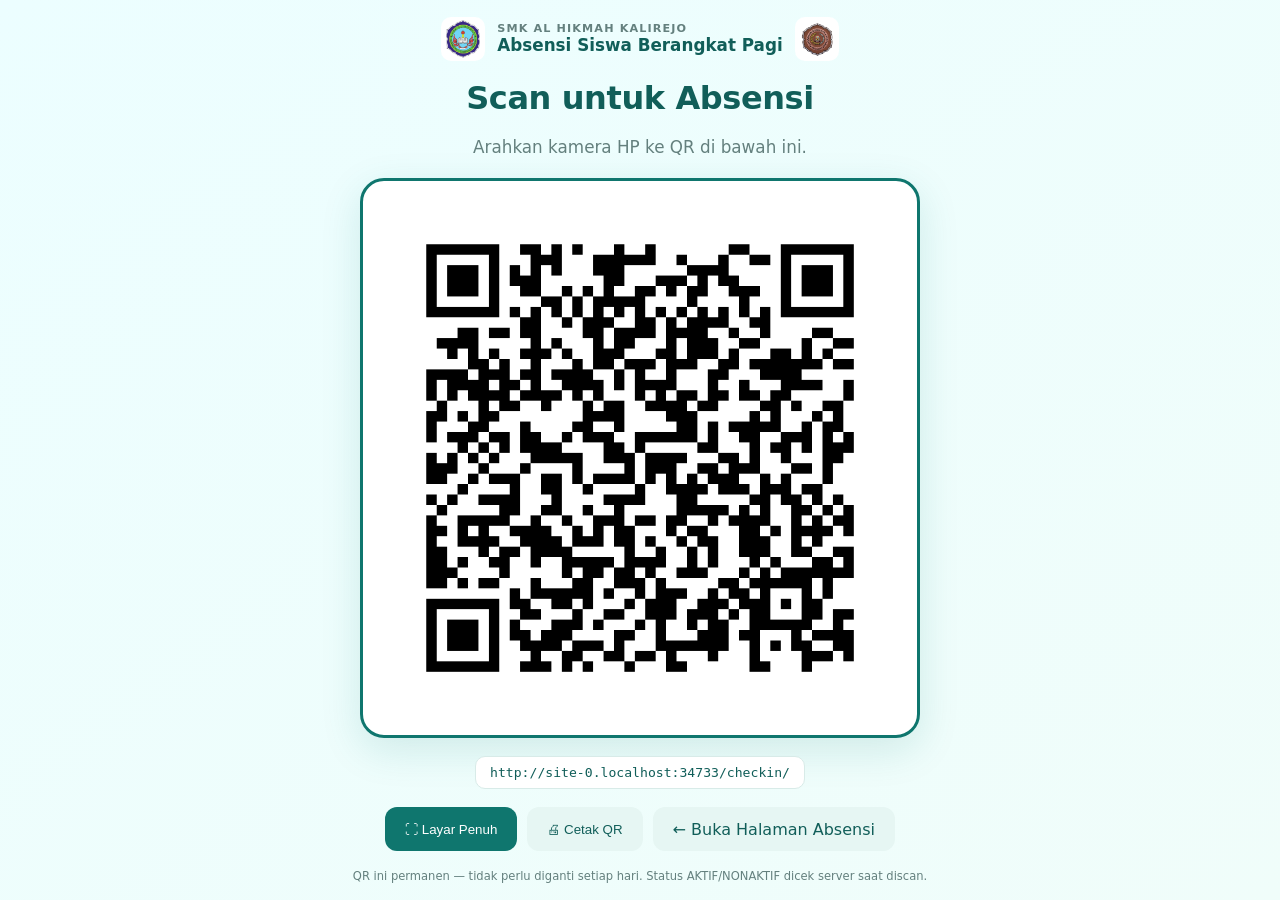
<file: checkin/qr.html>
<!DOCTYPE html>
<html lang="id">
<head>
  <meta charset="UTF-8">
  <meta name="viewport" content="width=device-width, initial-scale=1.0">
  <title>Tampilkan QR Absensi</title>
  <meta name="theme-color" content="#0f766e">
  <style>
    :root{--primary:#0f766e;--primary-dark:#115e59;--bg:#f0fdfa;--text:#173b3a;--muted:#64807e;--line:#d8ebe8}
    *{box-sizing:border-box;margin:0;padding:0}
    html,body{height:100%}
    body{
      font-family:system-ui,-apple-system,"Segoe UI",sans-serif;
      background:linear-gradient(145deg,#ecfeff,var(--bg));
      color:var(--text);
      display:flex;flex-direction:column;align-items:center;justify-content:center;
      padding:24px;text-align:center;gap:18px;
    }

    .brand{display:flex;align-items:center;justify-content:center;gap:12px}
    .brand img{height:44px;width:44px;object-fit:contain;border-radius:10px;background:#fff;padding:3px}
    .brand-text{text-align:left}
    .brand-text .school{font-size:.7rem;text-transform:uppercase;letter-spacing:.1em;color:var(--muted);font-weight:700}
    .brand-text .title{font-size:1.05rem;font-weight:800;color:var(--primary-dark)}

    .qr-card{
      background:#fff;border:3px solid var(--primary);border-radius:24px;
      padding:clamp(16px,3vw,32px);
      box-shadow:0 12px 40px rgba(15,118,110,.14);
      width:100%;max-width:min(78vh,560px);
    }
    .qr-card img{width:100%;height:auto;display:block;border-radius:12px}

    .headline{font-size:clamp(1.3rem,3.5vw,2rem);font-weight:800;color:var(--primary-dark);letter-spacing:-.4px}
    .sub{font-size:clamp(.85rem,1.8vw,1.05rem);color:var(--muted);max-width:34rem;line-height:1.5}

    .url-box{
      font-family:ui-monospace,SFMono-Regular,Menlo,Consolas,monospace;
      font-size:clamp(.65rem,1.4vw,.82rem);color:var(--primary-dark);
      background:#fff;border:1px solid var(--line);border-radius:10px;
      padding:8px 14px;word-break:break-all;max-width:34rem;
    }

    .actions{display:flex;gap:10px;flex-wrap:wrap;justify-content:center}
    .btn{
      border:0;border-radius:12px;padding:12px 20px;min-height:44px;
      font:700 .82rem inherit;cursor:pointer;text-decoration:none;
      display:inline-flex;align-items:center;gap:7px;transition:.18s;
    }
    .btn.primary{background:var(--primary);color:#fff}
    .btn.primary:hover{background:var(--primary-dark)}
    .btn.soft{background:#e6f6f3;color:var(--primary-dark)}

    /* Mode layar penuh: sembunyikan elemen pengganggu */
    .zen .brand,.zen .headline,.zen .sub,.zen .url-box,.zen .actions{display:none}
    .zen .qr-card{border-width:5px;max-width:min(88vh,760px)}

    .hint{font-size:.72rem;color:var(--muted)}

    @media print{
      body{background:#fff;padding:0;gap:10px}
      .qr-card{border-color:#000;box-shadow:none}
      .actions,.hint,.url-box{display:none}
    }
  </style>
</head>
<body>

  <div class="brand">
    <img src="../assets/images/logo-sekolah.png" alt="Logo sekolah" onerror="this.style.display='none'">
    <div class="brand-text">
      <div class="school">SMK AL HIKMAH KAlIREJO</div>
      <div class="title">Absensi Siswa Berangkat Pagi</div>
    </div>
    <img src="../assets/images/logo-osis.png" alt="Logo OSIS" onerror="this.style.display='none'">
  </div>

  <div class="headline">Scan untuk Absensi</div>
  <div class="sub" id="statusLine">Arahkan kamera HP ke QR di bawah ini.</div>

  <div class="qr-card" id="qrCard">
    <img src="../assets/images/qr-checkin-bw.png" alt="QR Code Absensi Siswa Berangkat Pagi"
         onerror="this.onerror=null;this.src='../assets/images/qr-checkin.png'">
  </div>

  <div class="url-box" id="urlBox">-</div>

  <div class="actions">
    <button class="btn primary" id="btnZen">&#9974; Layar Penuh</button>
    <button class="btn soft" id="btnPrint">&#128424; Cetak QR</button>
    <a class="btn soft" href="./index.html">&#8592; Buka Halaman Absensi</a>
  </div>

  <p class="hint">QR ini permanen &mdash; tidak perlu diganti setiap hari. Status AKTIF/NONAKTIF dicek server saat discan.</p>

<script>
'use strict';
(function () {
  function $(s) { return document.querySelector(s); }
  var fullUrl = new URL('./', window.location.href).href;
  $('#urlBox').textContent = fullUrl;

  // Mode layar penuh: hanya QR yang tampil
  $('#btnZen').addEventListener('click', function () {
    document.body.classList.toggle('zen');
    var zen = document.body.classList.contains('zen');
    if (zen && document.documentElement.requestFullscreen) {
      document.documentElement.requestFullscreen().catch(function () { /* abaikan */ });
    } else if (!zen && document.fullscreenElement && document.exitFullscreen) {
      document.exitFullscreen().catch(function () { /* abaikan */ });
    }
    this.innerHTML = zen ? '&#10005; Keluar Layar Penuh' : '&#9974; Layar Penuh';
  });

  $('#btnPrint').addEventListener('click', function () { window.print(); });
})();
</script>
</body>
</html>
</file>
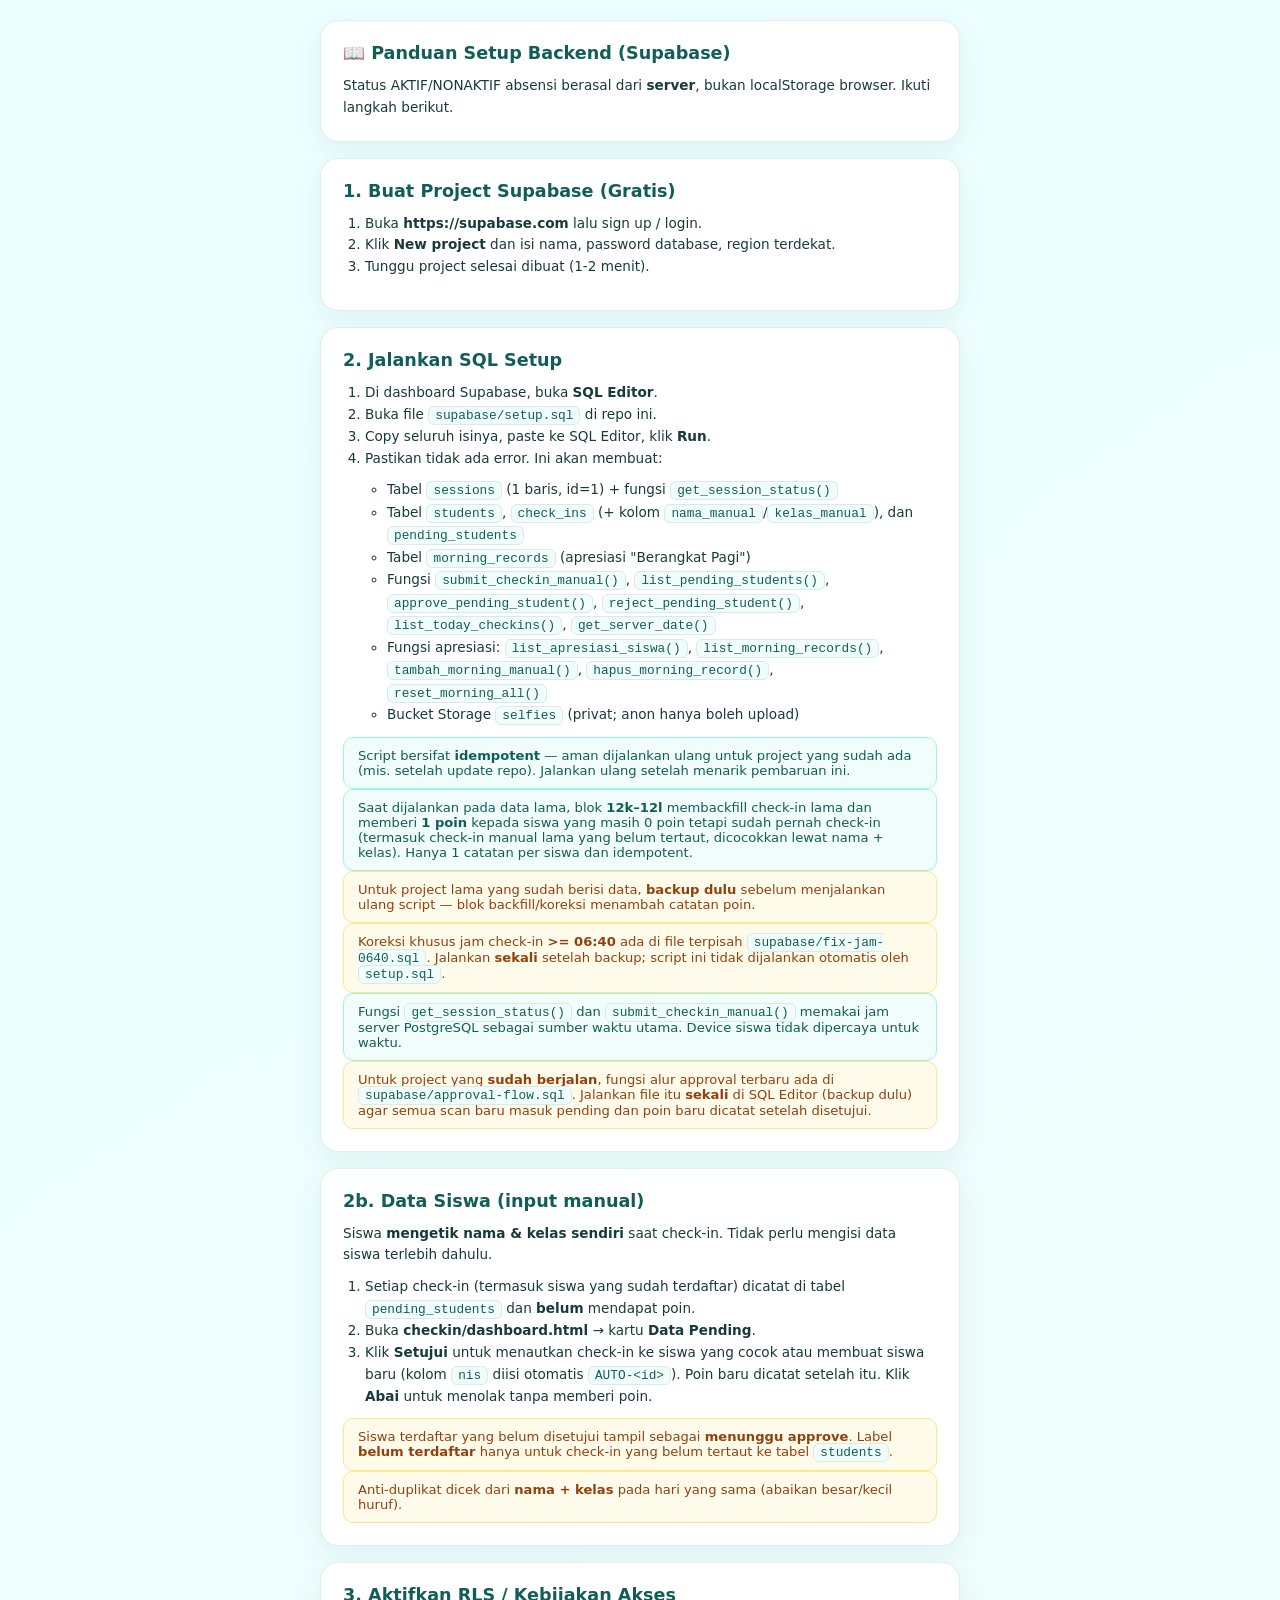
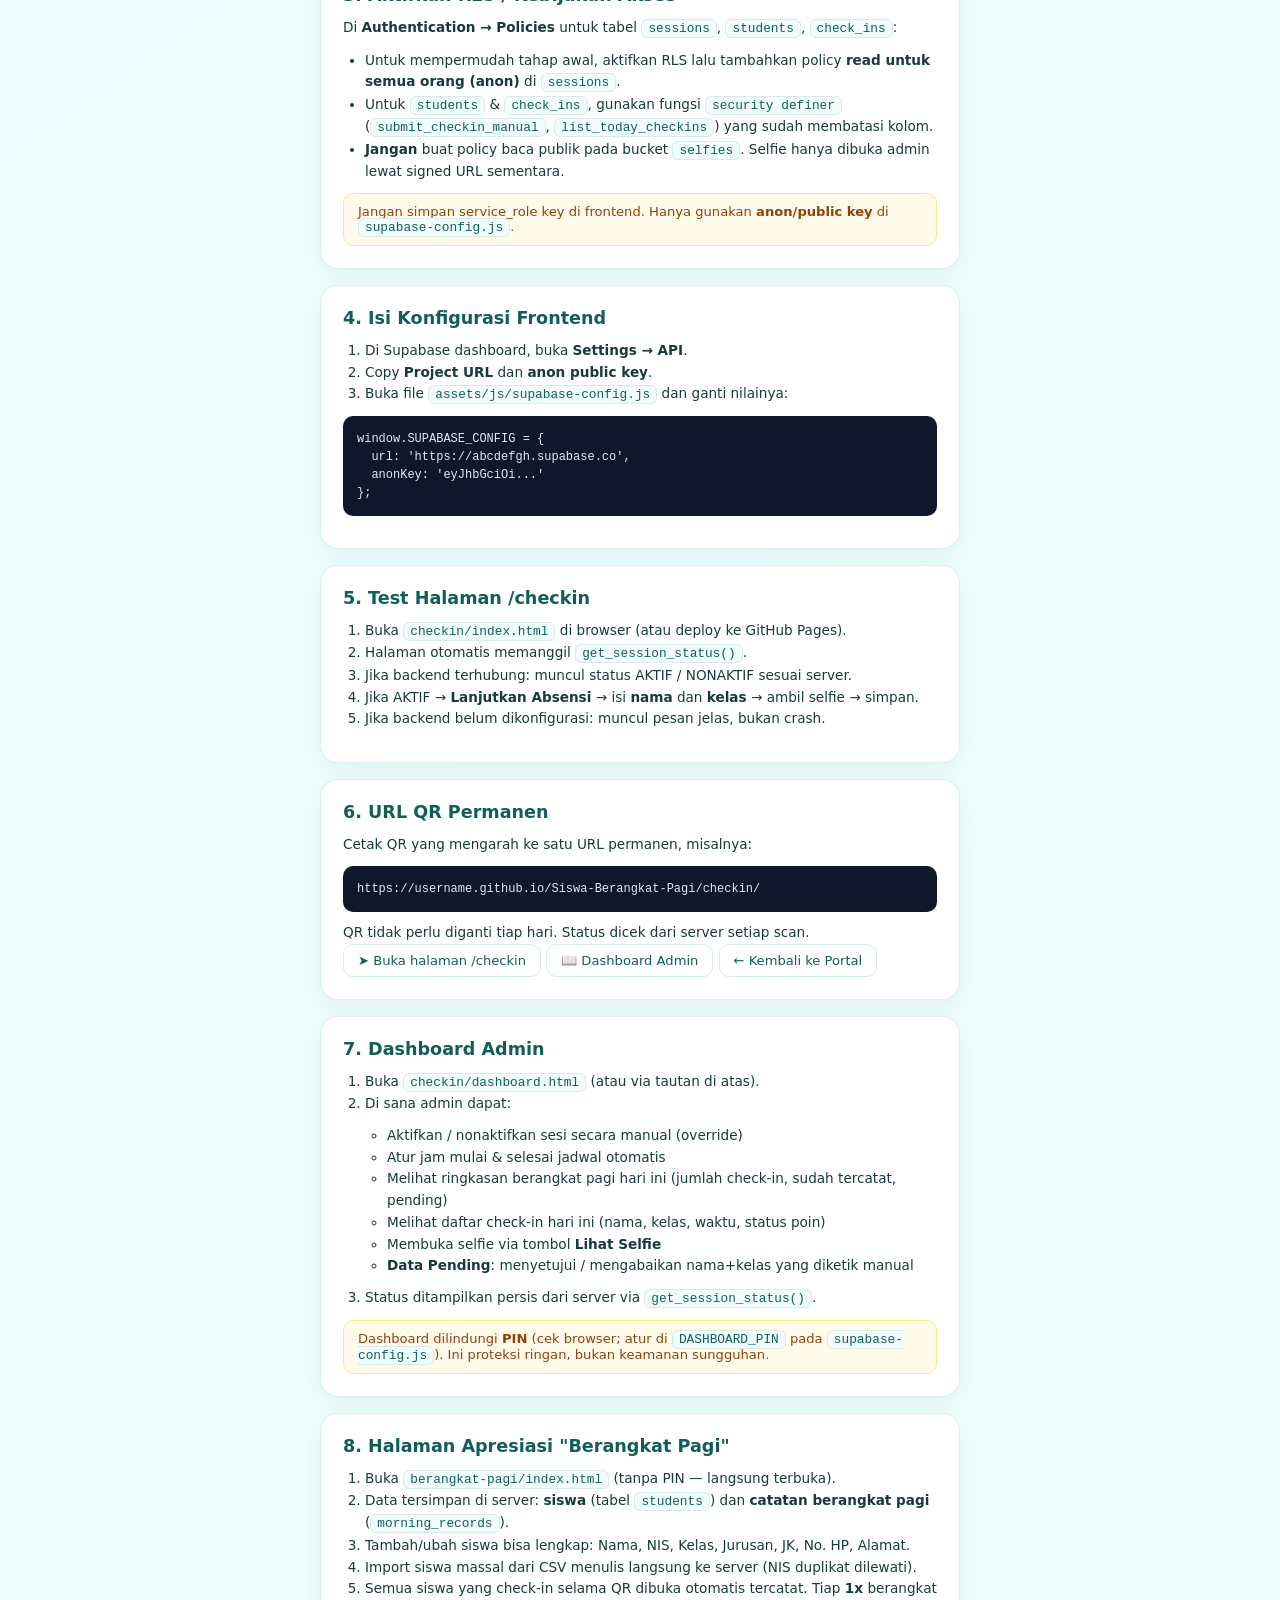
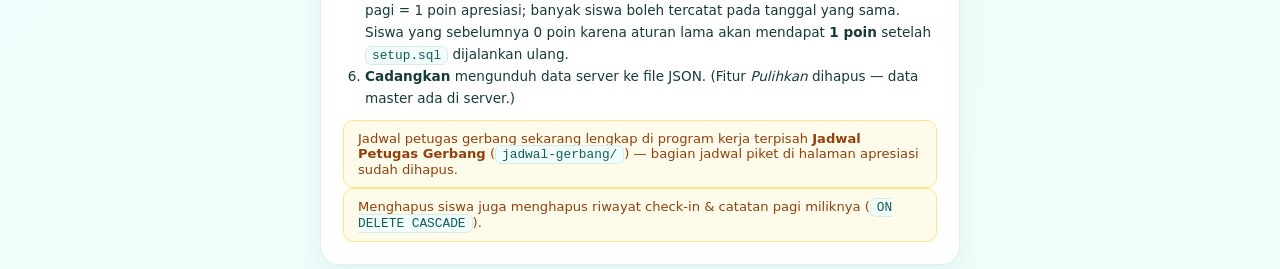
<file: supabase/setup-guide.html>
<!DOCTYPE html>
<html lang="id">
<head>
  <meta charset="UTF-8">
  <meta name="viewport" content="width=device-width, initial-scale=1.0">
  <title>Panduan Setup Backend</title>
  <link rel="stylesheet" href="../assets/css/portal.css">
  <style>
    :root{--primary:#0f766e;--primary-dark:#115e59;--accent:#f59e0b;--bg:#f0fdfa;--card:#fff;--text:#173b3a;--muted:#64807e;--line:#d8ebe8;--danger:#dc2626;--radius:18px}
    *{box-sizing:border-box;margin:0;padding:0}
    body{font-family:system-ui,-apple-system,"Segoe UI",sans-serif;background:linear-gradient(145deg,#ecfeff,var(--bg));color:var(--text);min-height:100vh;padding:20px}
    .max-w{max-width:640px;margin:auto}
    .card{background:var(--card);border:1px solid rgba(216,235,232,.8);border-radius:var(--radius);padding:22px;box-shadow:0 8px 24px rgba(15,118,110,.07);margin-bottom:16px}
    h2{font-size:1.1rem;color:var(--primary-dark);margin-bottom:12px}
    h3{font-size:.95rem;color:var(--primary-dark);margin:14px 0 8px}
    p, li{font-size:.85rem;line-height:1.6}
    ol, ul{margin:10px 0 10px 22px}
    code{background:#f0fdfa;border:1px solid var(--line);border-radius:6px;padding:1px 6px;font-size:.8rem;color:var(--primary-dark)}
    pre{background:#0f172a;color:#e2e8f0;border-radius:10px;padding:14px;overflow:auto;font-size:.75rem;line-height:1.5;margin:10px 0}
    .notice{padding:10px 14px;border-radius:10px;background:#fffbeb;border:1px solid #fde68a;color:#92400e;font-size:.82rem}
    .ok{background:#f0fdfa;border-color:#99f6e4;color:#115e59}
    .link-btn{display:inline-block;padding:8px 14px;border:1px solid var(--line);border-radius:10px;font-size:.82rem;color:var(--primary-dark);text-decoration:none}
  </style>
</head>
<body>

<div class="max-w">

  <div class="card">
    <h2>&#128214; Panduan Setup Backend (Supabase)</h2>
    <p>Status AKTIF/NONAKTIF absensi berasal dari <strong>server</strong>, bukan localStorage browser. Ikuti langkah berikut.</p>
  </div>

  <div class="card">
    <h2>1. Buat Project Supabase (Gratis)</h2>
    <ol>
      <li>Buka <strong>https://supabase.com</strong> lalu sign up / login.</li>
      <li>Klik <strong>New project</strong> dan isi nama, password database, region terdekat.</li>
      <li>Tunggu project selesai dibuat (1-2 menit).</li>
    </ol>
  </div>

  <div class="card">
    <h2>2. Jalankan SQL Setup</h2>
    <ol>
      <li>Di dashboard Supabase, buka <strong>SQL Editor</strong>.</li>
      <li>Buka file <code>supabase/setup.sql</code> di repo ini.</li>
      <li>Copy seluruh isinya, paste ke SQL Editor, klik <strong>Run</strong>.</li>
      <li>Pastikan tidak ada error. Ini akan membuat:
        <ul>
          <li>Tabel <code>sessions</code> (1 baris, id=1) + fungsi <code>get_session_status()</code></li>
          <li>Tabel <code>students</code>, <code>check_ins</code> (+ kolom <code>nama_manual</code>/<code>kelas_manual</code>), dan <code>pending_students</code></li>
          <li>Tabel <code>morning_records</code> (apresiasi "Berangkat Pagi")</li>
          <li>Fungsi <code>submit_checkin_manual()</code>, <code>list_pending_students()</code>,
            <code>approve_pending_student()</code>, <code>reject_pending_student()</code>,
            <code>list_today_checkins()</code>, <code>get_server_date()</code></li>
          <li>Fungsi apresiasi: <code>list_apresiasi_siswa()</code>, <code>list_morning_records()</code>,
            <code>tambah_morning_manual()</code>, <code>hapus_morning_record()</code>,
            <code>reset_morning_all()</code></li>
          <li>Bucket Storage <code>selfies</code> (privat; anon hanya boleh upload)</li>
        </ul>
      </li>
    </ol>
    <div class="notice ok">Script bersifat <strong>idempotent</strong> — aman dijalankan ulang untuk project yang sudah ada (mis. setelah update repo). Jalankan ulang setelah menarik pembaruan ini.</div>
    <div class="notice ok">Saat dijalankan pada data lama, blok <strong>12k–12l</strong> membackfill check-in lama dan memberi <strong>1 poin</strong> kepada siswa yang masih 0 poin tetapi sudah pernah check-in (termasuk check-in manual lama yang belum tertaut, dicocokkan lewat nama + kelas). Hanya 1 catatan per siswa dan idempotent.</div>
    <div class="notice">Untuk project lama yang sudah berisi data, <strong>backup dulu</strong> sebelum menjalankan ulang script — blok backfill/koreksi menambah catatan poin.</div>
    <div class="notice">Koreksi khusus jam check-in <strong>&gt;= 06:40</strong> ada di file terpisah <code>supabase/fix-jam-0640.sql</code>. Jalankan <strong>sekali</strong> setelah backup; script ini tidak dijalankan otomatis oleh <code>setup.sql</code>.</div>
    <div class="notice ok">Fungsi <code>get_session_status()</code> dan <code>submit_checkin_manual()</code> memakai jam server PostgreSQL sebagai sumber waktu utama. Device siswa tidak dipercaya untuk waktu.</div>
    <div class="notice">Untuk project yang <strong>sudah berjalan</strong>, fungsi alur approval terbaru ada di <code>supabase/approval-flow.sql</code>. Jalankan file itu <strong>sekali</strong> di SQL Editor (backup dulu) agar semua scan baru masuk pending dan poin baru dicatat setelah disetujui.</div>
  </div>

  <div class="card">
    <h2>2b. Data Siswa (input manual)</h2>
    <p>Siswa <strong>mengetik nama &amp; kelas sendiri</strong> saat check-in. Tidak perlu mengisi data siswa terlebih dahulu.</p>
    <ol>
      <li>Setiap check-in (termasuk siswa yang sudah terdaftar) dicatat di tabel <code>pending_students</code> dan <strong>belum</strong> mendapat poin.</li>
      <li>Buka <strong>checkin/dashboard.html</strong> &rarr; kartu <strong>Data Pending</strong>.</li>
      <li>Klik <strong>Setujui</strong> untuk menautkan check-in ke siswa yang cocok atau membuat siswa baru
        (kolom <code>nis</code> diisi otomatis <code>AUTO-&lt;id&gt;</code>). Poin baru dicatat setelah itu.
        Klik <strong>Abai</strong> untuk menolak tanpa memberi poin.</li>
    </ol>
    <div class="notice">Siswa terdaftar yang belum disetujui tampil sebagai <b>menunggu approve</b>. Label <b>belum terdaftar</b> hanya untuk check-in yang belum tertaut ke tabel <code>students</code>.</div>
    <div class="notice">Anti-duplikat dicek dari <b>nama + kelas</b> pada hari yang sama (abaikan besar/kecil huruf).</div>
  </div>

  <div class="card">
    <h2>3. Aktifkan RLS / Kebijakan Akses</h2>
    <p>Di <strong>Authentication &rarr; Policies</strong> untuk tabel <code>sessions</code>, <code>students</code>, <code>check_ins</code>:</p>
    <ul>
      <li>Untuk mempermudah tahap awal, aktifkan RLS lalu tambahkan policy <strong>read untuk semua orang (anon)</strong> di <code>sessions</code>.</li>
      <li>Untuk <code>students</code> &amp; <code>check_ins</code>, gunakan fungsi <code>security definer</code>
        (<code>submit_checkin_manual</code>, <code>list_today_checkins</code>) yang sudah
        membatasi kolom.</li>
      <li><strong>Jangan</strong> buat policy baca publik pada bucket <code>selfies</code>.
        Selfie hanya dibuka admin lewat signed URL sementara.</li>
    </ul>
    <div class="notice">Jangan simpan service_role key di frontend. Hanya gunakan <strong>anon/public key</strong> di <code>supabase-config.js</code>.</div>
  </div>

  <div class="card">
    <h2>4. Isi Konfigurasi Frontend</h2>
    <ol>
      <li>Di Supabase dashboard, buka <strong>Settings &rarr; API</strong>.</li>
      <li>Copy <strong>Project URL</strong> dan <strong>anon public key</strong>.</li>
      <li>Buka file <code>assets/js/supabase-config.js</code> dan ganti nilainya:</li>
    </ol>
<pre>window.SUPABASE_CONFIG = {
  url: 'https://abcdefgh.supabase.co',
  anonKey: 'eyJhbGciOi...'
};</pre>
  </div>

  <div class="card">
    <h2>5. Test Halaman /checkin</h2>
    <ol>
      <li>Buka <code>checkin/index.html</code> di browser (atau deploy ke GitHub Pages).</li>
      <li>Halaman otomatis memanggil <code>get_session_status()</code>.</li>
      <li>Jika backend terhubung: muncul status AKTIF / NONAKTIF sesuai server.</li>
      <li>Jika AKTIF → <strong>Lanjutkan Absensi</strong> → isi <b>nama</b> dan <b>kelas</b>
        → ambil selfie → simpan.</li>
      <li>Jika backend belum dikonfigurasi: muncul pesan jelas, bukan crash.</li>
    </ol>
  </div>

  <div class="card">
    <h2>6. URL QR Permanen</h2>
    <p>Cetak QR yang mengarah ke satu URL permanen, misalnya:</p>
    <pre>https://username.github.io/Siswa-Berangkat-Pagi/checkin/</pre>
    <p>QR tidak perlu diganti tiap hari. Status dicek dari server setiap scan.</p>
    <a href="../checkin/" class="link-btn">&#10148; Buka halaman /checkin</a>
    <a href="../checkin/dashboard.html" class="link-btn">&#128214; Dashboard Admin</a>
    <a href="../index.html" class="link-btn">&#8592; Kembali ke Portal</a>
  </div>

  <div class="card">
    <h2>7. Dashboard Admin</h2>
    <ol>
      <li>Buka <code>checkin/dashboard.html</code> (atau via tautan di atas).</li>
      <li>Di sana admin dapat:
        <ul>
          <li>Aktifkan / nonaktifkan sesi secara manual (override)</li>
          <li>Atur jam mulai &amp; selesai jadwal otomatis</li>
          <li>Melihat ringkasan berangkat pagi hari ini (jumlah check-in, sudah tercatat, pending)</li>
          <li>Melihat daftar check-in hari ini (nama, kelas, waktu, status poin)</li>
          <li>Membuka selfie via tombol <strong>Lihat Selfie</strong></li>
          <li><strong>Data Pending</strong>: menyetujui / mengabaikan nama+kelas yang diketik manual</li>
        </ul>
      </li>
      <li>Status ditampilkan persis dari server via <code>get_session_status()</code>.</li>
    </ol>
    <div class="notice">Dashboard dilindungi <strong>PIN</strong> (cek browser; atur di <code>DASHBOARD_PIN</code> pada <code>supabase-config.js</code>). Ini proteksi ringan, bukan keamanan sungguhan.</div>
  </div>

  <div class="card">
    <h2>8. Halaman Apresiasi "Berangkat Pagi"</h2>
    <ol>
      <li>Buka <code>berangkat-pagi/index.html</code> (tanpa PIN — langsung terbuka).</li>
      <li>Data tersimpan di server: <strong>siswa</strong> (tabel <code>students</code>)
        dan <strong>catatan berangkat pagi</strong> (<code>morning_records</code>).</li>
      <li>Tambah/ubah siswa bisa lengkap: Nama, NIS, Kelas, Jurusan, JK, No. HP, Alamat.</li>
      <li>Import siswa massal dari CSV menulis langsung ke server (NIS duplikat dilewati).</li>
      <li>Semua siswa yang check-in selama QR dibuka otomatis tercatat. Tiap <strong>1x</strong> berangkat pagi = 1 poin apresiasi; banyak siswa boleh tercatat pada tanggal yang sama. Siswa yang sebelumnya 0 poin karena aturan lama akan mendapat <strong>1 poin</strong> setelah <code>setup.sql</code> dijalankan ulang.</li>
      <li><strong>Cadangkan</strong> mengunduh data server ke file JSON. (Fitur <em>Pulihkan</em> dihapus —
        data master ada di server.)</li>
    </ol>
    <div class="notice">Jadwal petugas gerbang sekarang lengkap di program kerja terpisah
      <strong>Jadwal Petugas Gerbang</strong> (<code>jadwal-gerbang/</code>) — bagian jadwal piket
      di halaman apresiasi sudah dihapus.</div>
    <div class="notice">Menghapus siswa juga menghapus riwayat check-in &amp; catatan pagi miliknya (<code>ON DELETE CASCADE</code>).</div>
  </div>

</div>

</body>
</html>
</file>
<file: assets/css/portal.css>
/* CSS bersama Portal Program Kerja OSIS
   Dipakai oleh: index.html (portal) & proker-2/index.html (pengalihan dashboard) */

*{box-sizing:border-box;margin:0;padding:0}
:root{
  --utama:#4338ca;--utama2:#6366f1;--ak-1:#7c3aed;--ak-2:#f59e0b;
  --bg:#eef2ff;--kartu:#fff;--teks:#1e293b;--abu:#64748b;--garis:#e2e8f0;
  --radius:18px;
}
html{scroll-behavior:smooth}
body{
  font-family:system-ui,-apple-system,"Segoe UI",Roboto,sans-serif;
  background:linear-gradient(180deg,var(--bg) 0%,#e2e8f0 100%);
  color:var(--teks);min-height:100vh;min-height:100dvh;
  -webkit-tap-highlight-color:transparent;
}

.portal-head{
  background:linear-gradient(135deg,var(--utama) 0%,var(--utama2) 55%,var(--ak-1) 100%);
  background-image:linear-gradient(135deg,rgba(67,56,202,.82),rgba(99,102,241,.72)),url("../images/banner-osis.jpg");
  background-size:cover;background-position:center;
  color:#fff;text-align:center;padding:34px 18px 26px;
  box-shadow:0 4px 20px rgba(67,56,202,.3);
  position:relative;overflow:hidden;
}
.portal-head::after{content:"";position:absolute;inset:0;background:radial-gradient(circle at 80% 20%,rgba(255,255,255,.15),transparent 45%)}
.portal-head>*{position:relative;z-index:1}
.head-logo{position:absolute;top:12px;width:56px;height:56px;object-fit:contain;border-radius:12px;background:#fff;padding:5px;box-shadow:0 4px 12px rgba(0,0,0,.22);border:1px solid rgba(255,255,255,.6)}
.head-logo.left{left:12px}
.head-logo.right{right:12px}
.head-logo:hover{transform:scale(1.05);box-shadow:0 6px 16px rgba(0,0,0,.28)}
.portal-head h1{font-size:1.5rem;font-weight:800;letter-spacing:.01em;margin-top:10px}
.portal-head .tagline{font-size:.85rem;opacity:.9;max-width:560px;margin:6px auto 0}
.badge-osis{
  display:inline-flex;align-items:center;gap:6px;margin-top:14px;
  background:rgba(255,255,255,.16);backdrop-filter:blur(6px);
  border:1px solid rgba(255,255,255,.3);border-radius:99px;
  padding:6px 16px;font-size:.75rem;font-weight:600;letter-spacing:.04em;
}

.wrap{max-width:880px;margin:0 auto;padding:18px 14px 40px}

.sec-title{display:flex;align-items:center;gap:10px;margin:8px 2px 14px}
.sec-title h2{font-size:1.1rem;font-weight:800;color:var(--teks)}
.sec-title::after{content:"";flex:1;height:2px;border-radius:2px;background:linear-gradient(90deg,var(--utama2),transparent)}

.stats{display:grid;grid-template-columns:repeat(3,1fr);gap:10px;margin-bottom:20px}
.stat{background:var(--kartu);border-radius:var(--radius);padding:16px;box-shadow:0 2px 8px rgba(30,41,59,.06);text-align:center}
.stat b{display:block;font-size:1.5rem;color:var(--utama)}
.stat span{font-size:.75rem;color:var(--abu);font-weight:600}

.grid-proker{display:grid;grid-template-columns:repeat(auto-fill,minmax(240px,1fr));gap:14px}
.card-proker{
  background:var(--kartu);border-radius:var(--radius);padding:20px;
  border:1.5px solid var(--garis);text-decoration:none;color:inherit;
  display:flex;flex-direction:column;gap:10px;
  box-shadow:0 2px 8px rgba(30,41,59,.05);
  transition:transform .18s ease,box-shadow .18s ease,border-color .18s ease;
  position:relative;overflow:hidden;
}
.card-proker::before{content:"";position:absolute;top:0;left:0;right:0;height:5px;background:linear-gradient(90deg,var(--pk1,#4338ca),var(--pk2,#6366f1))}
.card-proker:hover{transform:translateY(-4px);box-shadow:0 12px 28px rgba(67,56,202,.16);border-color:var(--pk1,#4338ca)}
.card-proker:active{transform:translateY(0) scale(.98)}
.ic-proker{
  width:52px;height:52px;border-radius:14px;display:flex;align-items:center;justify-content:center;
  font-size:1.6rem;background:var(--pk-bg,#eef0fb);color:var(--pk1,#4338ca);
}
.card-proker h3{font-size:1rem;font-weight:800}
.card-proker p{font-size:.8rem;color:var(--abu);line-height:1.45;flex:1}
.btn-buka{
  margin-top:2px;display:flex;align-items:center;justify-content:center;gap:6px;
  background:var(--pk1,#4338ca);color:#fff;border-radius:11px;padding:11px;
  font-weight:700;font-size:.85rem;transition:.15s;
}
.card-proker:hover .btn-buka{background:var(--pk2,#6366f1)}
.btn-buka::after{content:"\2192";transition:transform .18s}
.card-proker:hover .btn-buka::after{transform:translateX(3px)}

.dashed{
  border:2px dashed #c7d2fe !important;background:transparent !important;
  box-shadow:none !important;border-radius:var(--radius);padding:20px;text-align:center;
  color:var(--abu);font-size:.8rem;display:block;cursor:default;
}
.dashed b{color:var(--utama)}

footer{text-align:center;color:var(--abu);font-size:.75rem;padding:14px;margin-top:10px}

.kembali{
  display:inline-flex;align-items:center;gap:6px;color:var(--utama);
  text-decoration:none;font-size:.82rem;font-weight:600;padding:6px 2px;margin-bottom:8px;
}
.kembali:hover{opacity:.8}

.placeholder .portal-head{padding:26px 18px}
.empty-kartu{
  background:var(--kartu);border-radius:var(--radius);padding:30px;
  text-align:center;box-shadow:0 2px 8px rgba(30,41,59,.06);
}
.empty-kartu .ic{font-size:2.6rem}
.empty-kartu h2{font-size:1.2rem;margin:10px 0 6px}
.empty-kartu p{color:var(--abu);font-size:.88rem;max-width:460px;margin:0 auto 20px;line-height:1.5}
.btn{display:inline-flex;align-items:center;gap:6px;border:none;border-radius:12px;padding:13px 22px;font-weight:700;font-size:.9rem;cursor:pointer;font-family:inherit;text-decoration:none}
.btn-primary{background:var(--utama);color:#fff}
.btn-garis{background:#fff;color:var(--utama);border:1.5px solid var(--utama2)}

@media(max-width:560px){
  .head-logo{top:8px;width:42px;height:42px;border-radius:10px;padding:4px}
  .head-logo.left{left:8px}
  .head-logo.right{right:8px}
  .portal-head h1{font-size:1.25rem}
  .stats{grid-template-columns:1fr 1fr}
  .stats .stat:last-child{grid-column:1/-1}
  .grid-proker{grid-template-columns:1fr}
}
</file>
